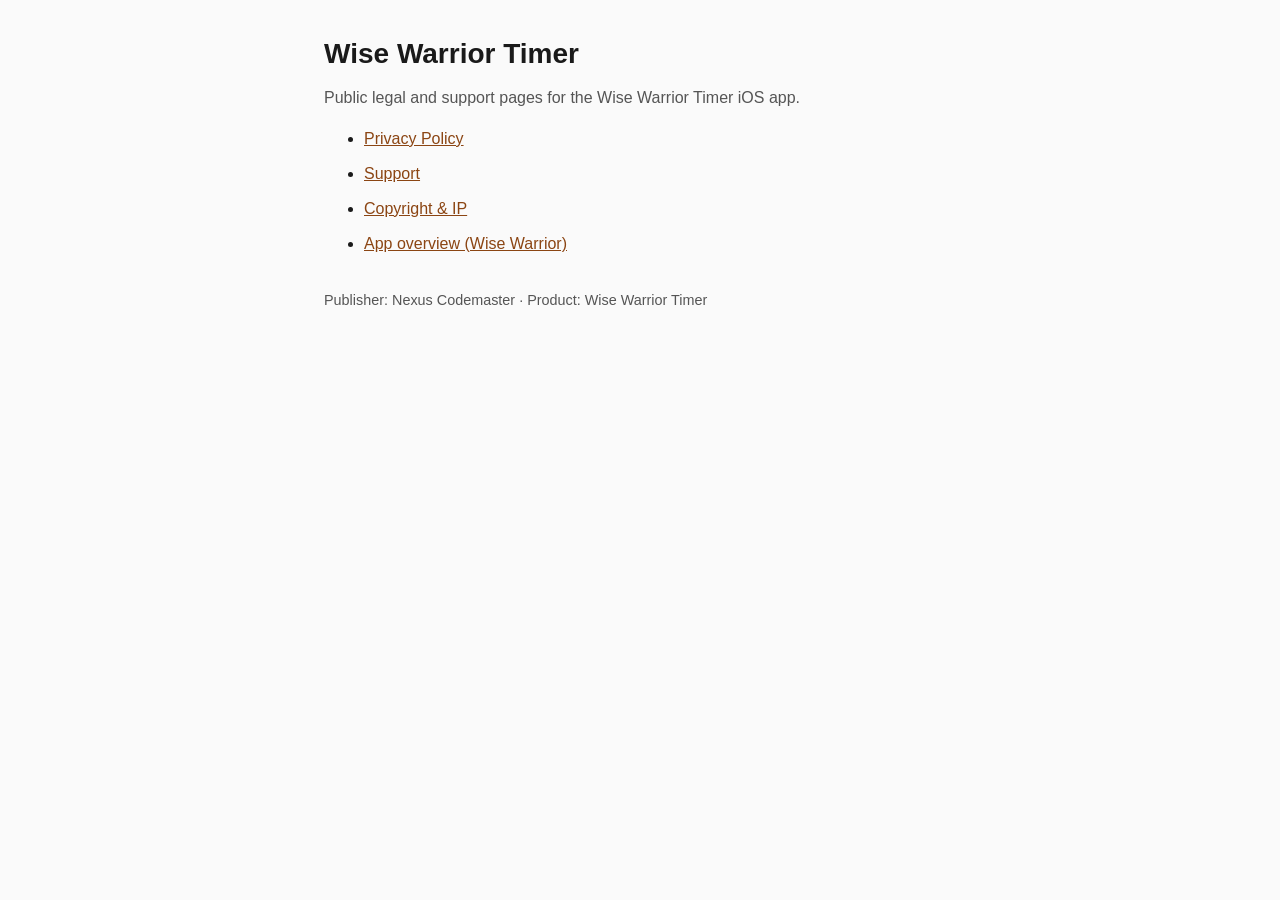
<file: index.html>
<!DOCTYPE html>
<html lang="en">
  <head>
    <meta charset="utf-8" />
    <meta name="viewport" content="width=device-width, initial-scale=1" />
    <title>Wise Warrior Timer — Legal</title>
    <link rel="stylesheet" href="styles.css" />
  </head>
  <body>
    <main>
      <h1>Wise Warrior Timer</h1>
      <p class="lede">Public legal and support pages for the Wise Warrior Timer iOS app.</p>
      <ul>
        <li><a href="privacy.html">Privacy Policy</a></li>
        <li><a href="support.html">Support</a></li>
        <li><a href="copyright.html">Copyright &amp; IP</a></li>
        <li>
          <a href="https://wisewarriorboxing.com/blog-post6">App overview (Wise Warrior)</a>
        </li>
      </ul>
      <p class="fine">Publisher: Nexus Codemaster · Product: Wise Warrior Timer</p>
    </main>
  </body>
</html>
</file>
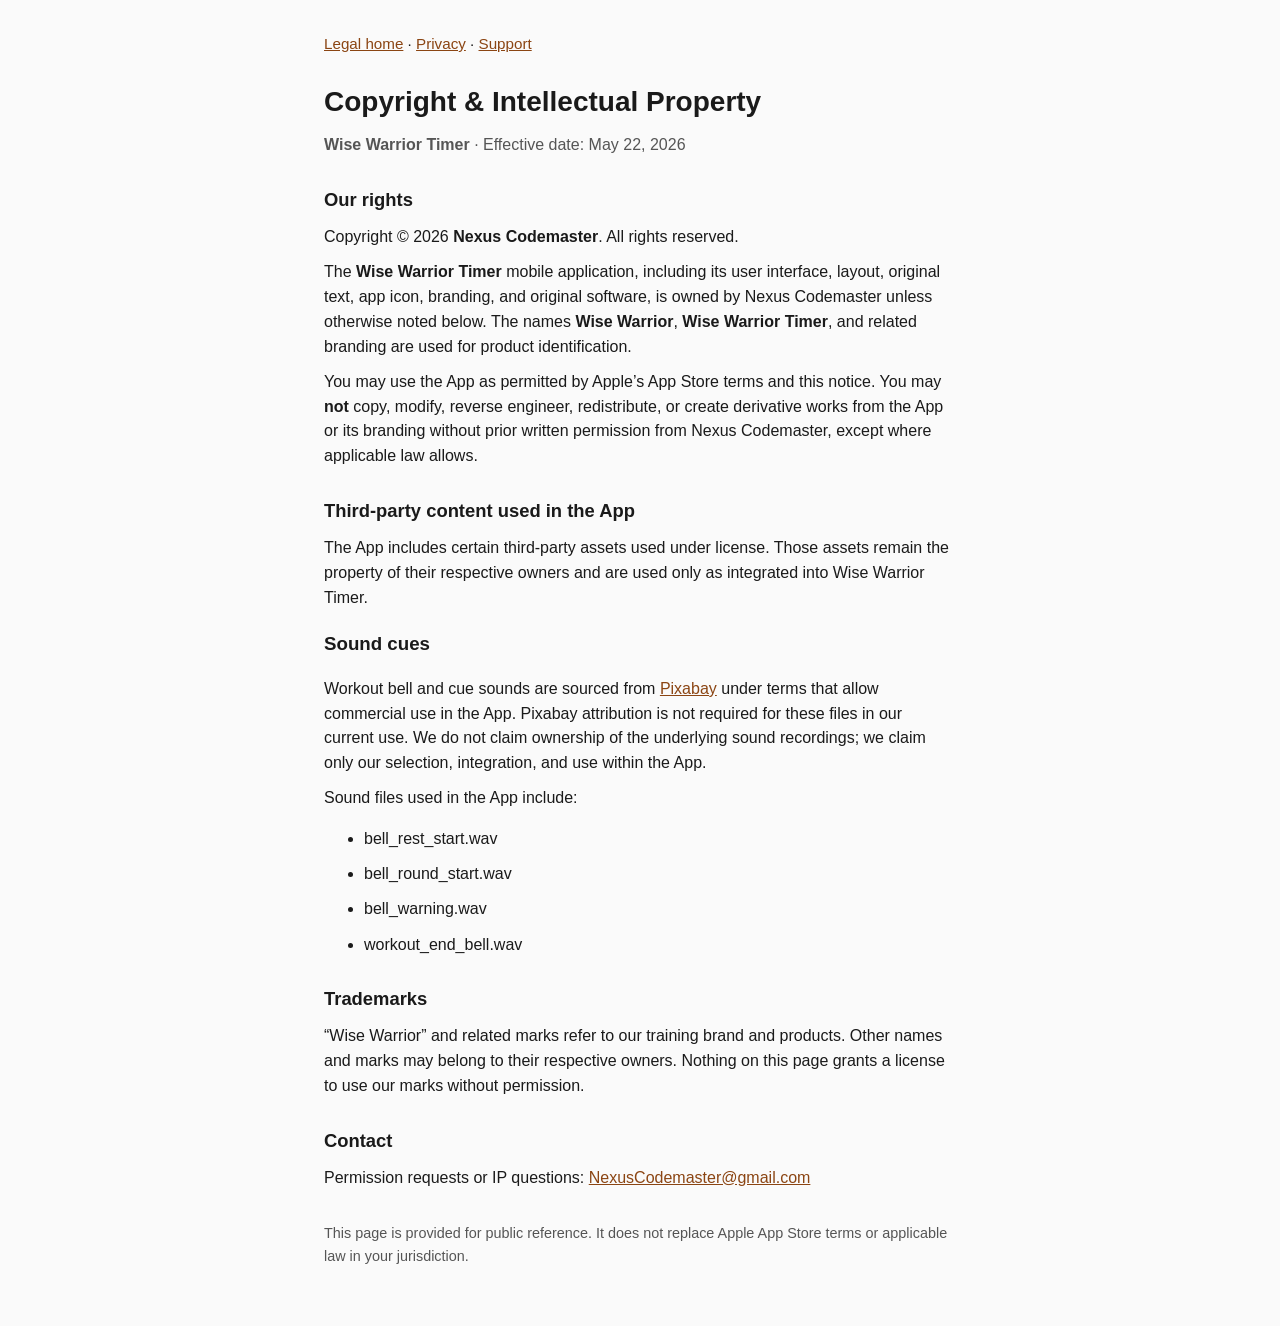
<file: copyright.html>
<!DOCTYPE html>
<html lang="en">
  <head>
    <meta charset="utf-8" />
    <meta name="viewport" content="width=device-width, initial-scale=1" />
    <title>Copyright &amp; Intellectual Property — Wise Warrior Timer</title>
    <link rel="stylesheet" href="styles.css" />
  </head>
  <body>
    <main>
      <nav>
        <a href="index.html">Legal home</a> · <a href="privacy.html">Privacy</a> ·
        <a href="support.html">Support</a>
      </nav>
      <h1>Copyright &amp; Intellectual Property</h1>
      <p class="lede"><strong>Wise Warrior Timer</strong> · Effective date: May 22, 2026</p>

      <h2>Our rights</h2>
      <p>
        Copyright © 2026 <strong>Nexus Codemaster</strong>. All rights reserved.
      </p>
      <p>
        The <strong>Wise Warrior Timer</strong> mobile application, including its user interface, layout,
        original text, app icon, branding, and original software, is owned by Nexus Codemaster unless
        otherwise noted below. The names <strong>Wise Warrior</strong>, <strong>Wise Warrior Timer</strong>,
        and related branding are used for product identification.
      </p>
      <p>
        You may use the App as permitted by Apple’s App Store terms and this notice. You may
        <strong>not</strong> copy, modify, reverse engineer, redistribute, or create derivative works from
        the App or its branding without prior written permission from Nexus Codemaster, except where applicable
        law allows.
      </p>

      <h2>Third-party content used in the App</h2>
      <p>
        The App includes certain third-party assets used under license. Those assets remain the property of
        their respective owners and are used only as integrated into Wise Warrior Timer.
      </p>

      <h3>Sound cues</h3>
      <p>
        Workout bell and cue sounds are sourced from
        <a href="https://pixabay.com" rel="noopener noreferrer">Pixabay</a> under terms that allow commercial
        use in the App. Pixabay attribution is not required for these files in our current use. We do not claim
        ownership of the underlying sound recordings; we claim only our selection, integration, and use within
        the App.
      </p>
      <p>Sound files used in the App include:</p>
      <ul>
        <li>bell_rest_start.wav</li>
        <li>bell_round_start.wav</li>
        <li>bell_warning.wav</li>
        <li>workout_end_bell.wav</li>
      </ul>

      <h2>Trademarks</h2>
      <p>
        “Wise Warrior” and related marks refer to our training brand and products. Other names and marks may
        belong to their respective owners. Nothing on this page grants a license to use our marks without
        permission.
      </p>

      <h2>Contact</h2>
      <p>
        Permission requests or IP questions:
        <a href="mailto:NexusCodemaster@gmail.com">NexusCodemaster@gmail.com</a>
      </p>

      <p class="fine">
        This page is provided for public reference. It does not replace Apple App Store terms or applicable law
        in your jurisdiction.
      </p>
    </main>
  </body>
</html>
</file>
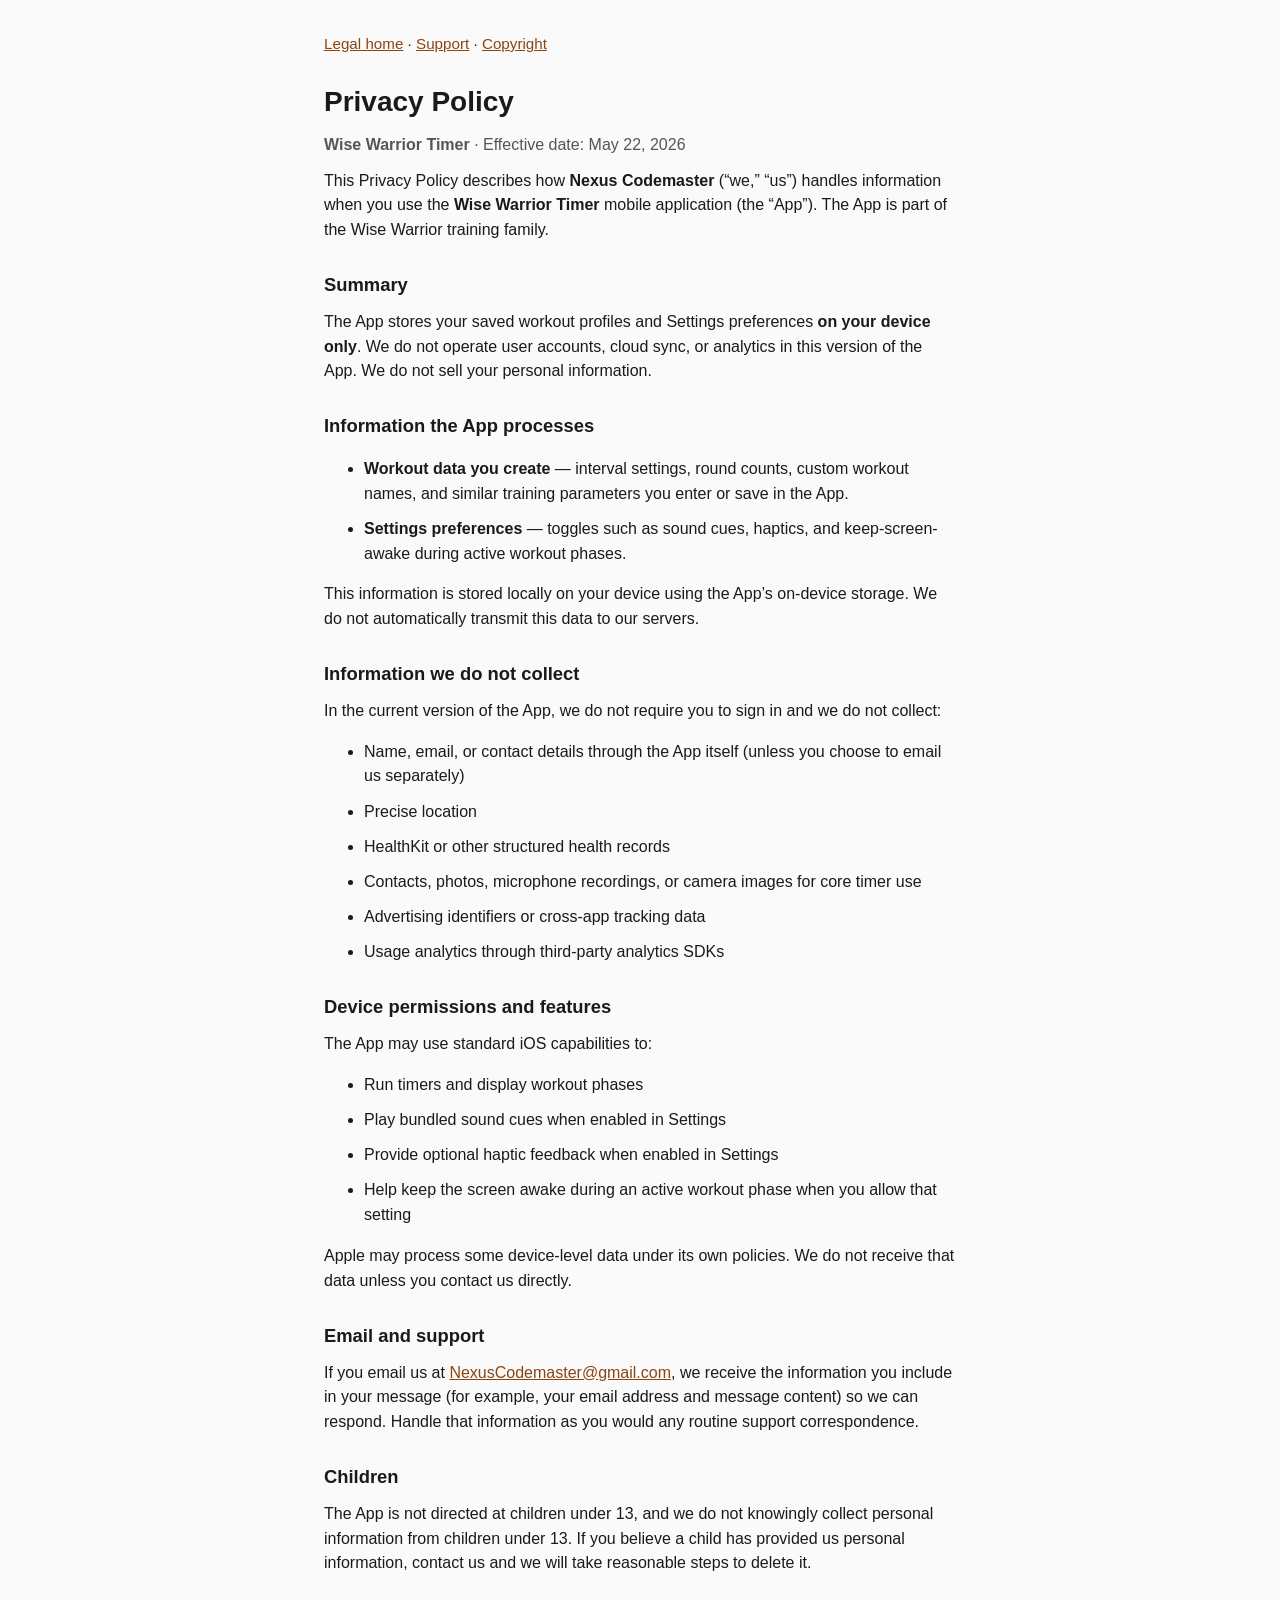
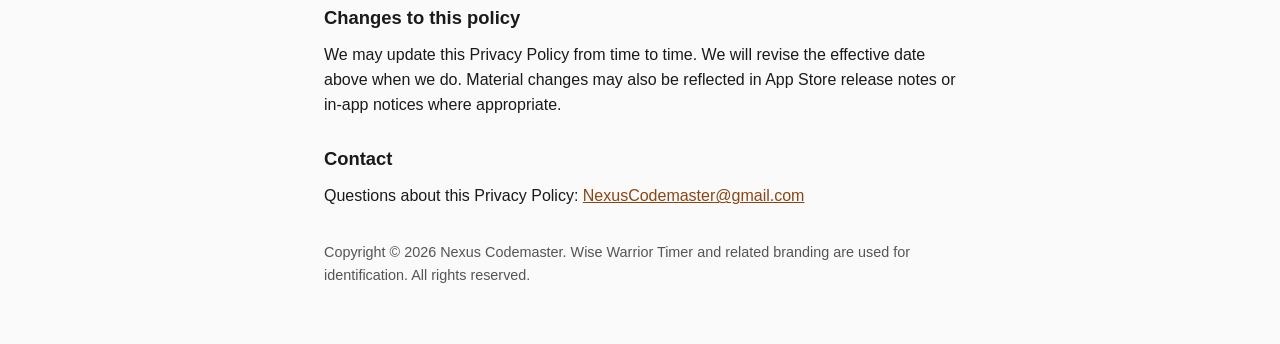
<file: privacy.html>
<!DOCTYPE html>
<html lang="en">
  <head>
    <meta charset="utf-8" />
    <meta name="viewport" content="width=device-width, initial-scale=1" />
    <title>Privacy Policy — Wise Warrior Timer</title>
    <link rel="stylesheet" href="styles.css" />
  </head>
  <body>
    <main>
      <nav><a href="index.html">Legal home</a> · <a href="support.html">Support</a> · <a href="copyright.html">Copyright</a></nav>
      <h1>Privacy Policy</h1>
      <p class="lede"><strong>Wise Warrior Timer</strong> · Effective date: May 22, 2026</p>

      <p>
        This Privacy Policy describes how <strong>Nexus Codemaster</strong> (“we,” “us”) handles information
        when you use the <strong>Wise Warrior Timer</strong> mobile application (the “App”). The App is part of
        the Wise Warrior training family.
      </p>

      <h2>Summary</h2>
      <p>
        The App stores your saved workout profiles and Settings preferences <strong>on your device only</strong>.
        We do not operate user accounts, cloud sync, or analytics in this version of the App. We do not sell your
        personal information.
      </p>

      <h2>Information the App processes</h2>
      <ul>
        <li>
          <strong>Workout data you create</strong> — interval settings, round counts, custom workout names, and
          similar training parameters you enter or save in the App.
        </li>
        <li>
          <strong>Settings preferences</strong> — toggles such as sound cues, haptics, and keep-screen-awake
          during active workout phases.
        </li>
      </ul>
      <p>
        This information is stored locally on your device using the App’s on-device storage. We do not
        automatically transmit this data to our servers.
      </p>

      <h2>Information we do not collect</h2>
      <p>In the current version of the App, we do not require you to sign in and we do not collect:</p>
      <ul>
        <li>Name, email, or contact details through the App itself (unless you choose to email us separately)</li>
        <li>Precise location</li>
        <li>HealthKit or other structured health records</li>
        <li>Contacts, photos, microphone recordings, or camera images for core timer use</li>
        <li>Advertising identifiers or cross-app tracking data</li>
        <li>Usage analytics through third-party analytics SDKs</li>
      </ul>

      <h2>Device permissions and features</h2>
      <p>The App may use standard iOS capabilities to:</p>
      <ul>
        <li>Run timers and display workout phases</li>
        <li>Play bundled sound cues when enabled in Settings</li>
        <li>Provide optional haptic feedback when enabled in Settings</li>
        <li>Help keep the screen awake during an active workout phase when you allow that setting</li>
      </ul>
      <p>
        Apple may process some device-level data under its own policies. We do not receive that data unless you
        contact us directly.
      </p>

      <h2>Email and support</h2>
      <p>
        If you email us at
        <a href="mailto:NexusCodemaster@gmail.com">NexusCodemaster@gmail.com</a>, we receive the information you
        include in your message (for example, your email address and message content) so we can respond. Handle
        that information as you would any routine support correspondence.
      </p>

      <h2>Children</h2>
      <p>
        The App is not directed at children under 13, and we do not knowingly collect personal information from
        children under 13. If you believe a child has provided us personal information, contact us and we will
        take reasonable steps to delete it.
      </p>

      <h2>Changes to this policy</h2>
      <p>
        We may update this Privacy Policy from time to time. We will revise the effective date above when we do.
        Material changes may also be reflected in App Store release notes or in-app notices where appropriate.
      </p>

      <h2>Contact</h2>
      <p>
        Questions about this Privacy Policy:
        <a href="mailto:NexusCodemaster@gmail.com">NexusCodemaster@gmail.com</a>
      </p>
      <p class="fine">
        Copyright © 2026 Nexus Codemaster. Wise Warrior Timer and related branding are used for identification.
        All rights reserved.
      </p>
    </main>
  </body>
</html>
</file>
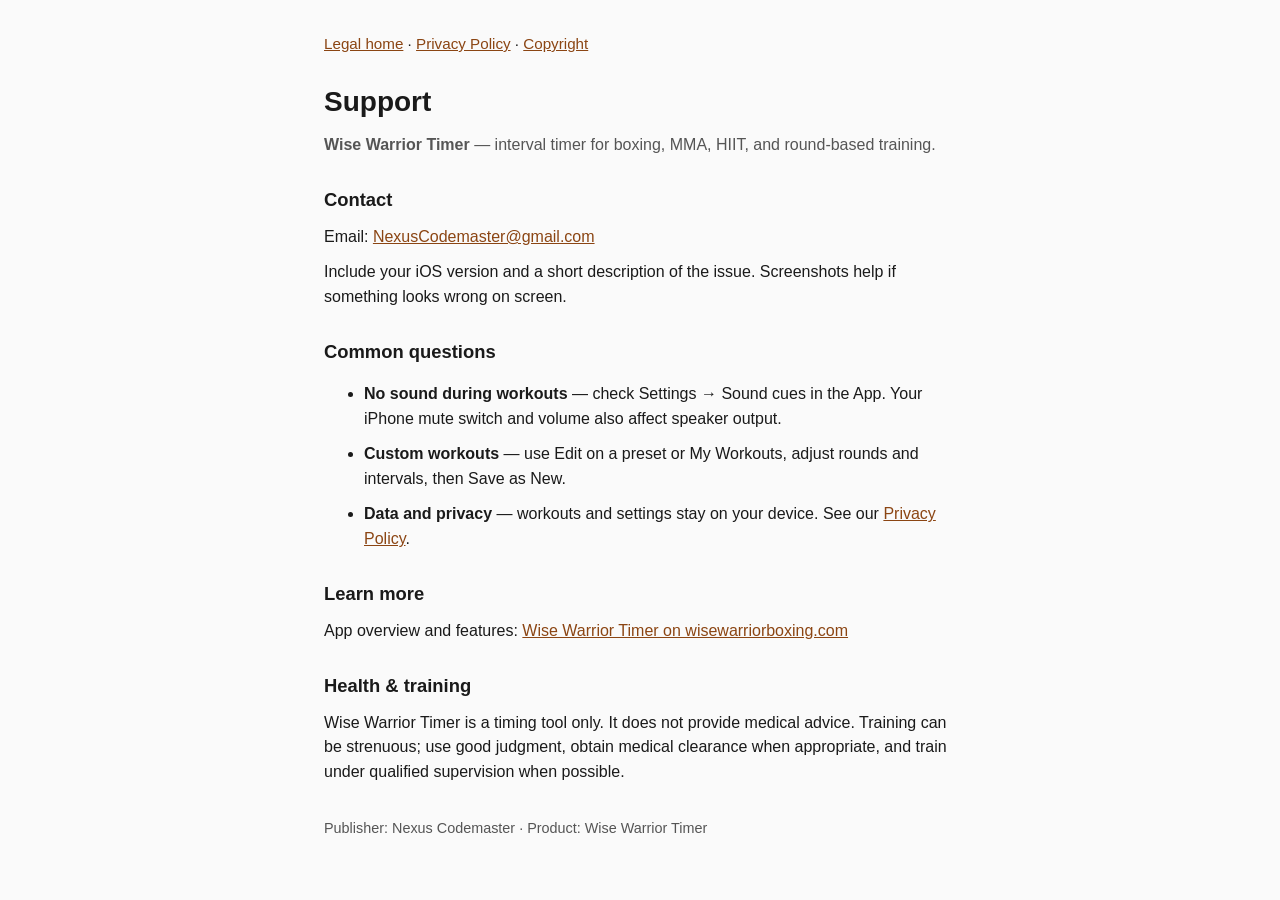
<file: support.html>
<!DOCTYPE html>
<html lang="en">
  <head>
    <meta charset="utf-8" />
    <meta name="viewport" content="width=device-width, initial-scale=1" />
    <title>Support — Wise Warrior Timer</title>
    <link rel="stylesheet" href="styles.css" />
  </head>
  <body>
    <main>
      <nav><a href="index.html">Legal home</a> · <a href="privacy.html">Privacy Policy</a> · <a href="copyright.html">Copyright</a></nav>
      <h1>Support</h1>
      <p class="lede"><strong>Wise Warrior Timer</strong> — interval timer for boxing, MMA, HIIT, and round-based training.</p>

      <h2>Contact</h2>
      <p>
        Email:
        <a href="mailto:NexusCodemaster@gmail.com">NexusCodemaster@gmail.com</a>
      </p>
      <p>
        Include your iOS version and a short description of the issue. Screenshots help if something looks wrong
        on screen.
      </p>

      <h2>Common questions</h2>
      <ul>
        <li>
          <strong>No sound during workouts</strong> — check Settings → Sound cues in the App. Your iPhone mute
          switch and volume also affect speaker output.
        </li>
        <li>
          <strong>Custom workouts</strong> — use Edit on a preset or My Workouts, adjust rounds and intervals, then
          Save as New.
        </li>
        <li>
          <strong>Data and privacy</strong> — workouts and settings stay on your device. See our
          <a href="privacy.html">Privacy Policy</a>.
        </li>
      </ul>

      <h2>Learn more</h2>
      <p>
        App overview and features:
        <a href="https://wisewarriorboxing.com/blog-post6">Wise Warrior Timer on wisewarriorboxing.com</a>
      </p>

      <h2>Health &amp; training</h2>
      <p>
        Wise Warrior Timer is a timing tool only. It does not provide medical advice. Training can be strenuous;
        use good judgment, obtain medical clearance when appropriate, and train under qualified supervision when
        possible.
      </p>

      <p class="fine">Publisher: Nexus Codemaster · Product: Wise Warrior Timer</p>
    </main>
  </body>
</html>
</file>
<file: styles.css>
:root {
  color-scheme: light dark;
  --text: #1a1a1a;
  --muted: #555;
  --bg: #fafafa;
  --card: #fff;
  --link: #8b4513;
  --border: #e5e5e5;
}

@media (prefers-color-scheme: dark) {
  :root {
    --text: #f2f2f2;
    --muted: #aaa;
    --bg: #111;
    --card: #1a1a1a;
    --link: #d4a574;
    --border: #333;
  }
}

* {
  box-sizing: border-box;
}

body {
  margin: 0;
  font-family: -apple-system, BlinkMacSystemFont, 'Segoe UI', Roboto, Helvetica, Arial, sans-serif;
  line-height: 1.55;
  color: var(--text);
  background: var(--bg);
}

main {
  max-width: 42rem;
  margin: 0 auto;
  padding: 2rem 1.25rem 3rem;
}

h1 {
  font-size: 1.75rem;
  margin: 0 0 0.5rem;
}

h2 {
  font-size: 1.15rem;
  margin: 1.75rem 0 0.5rem;
}

p,
li {
  margin: 0.65rem 0;
}

.lede {
  color: var(--muted);
}

a {
  color: var(--link);
}

.fine {
  font-size: 0.9rem;
  color: var(--muted);
  margin-top: 2rem;
}

nav {
  margin-bottom: 1.5rem;
  font-size: 0.95rem;
}
</file>
